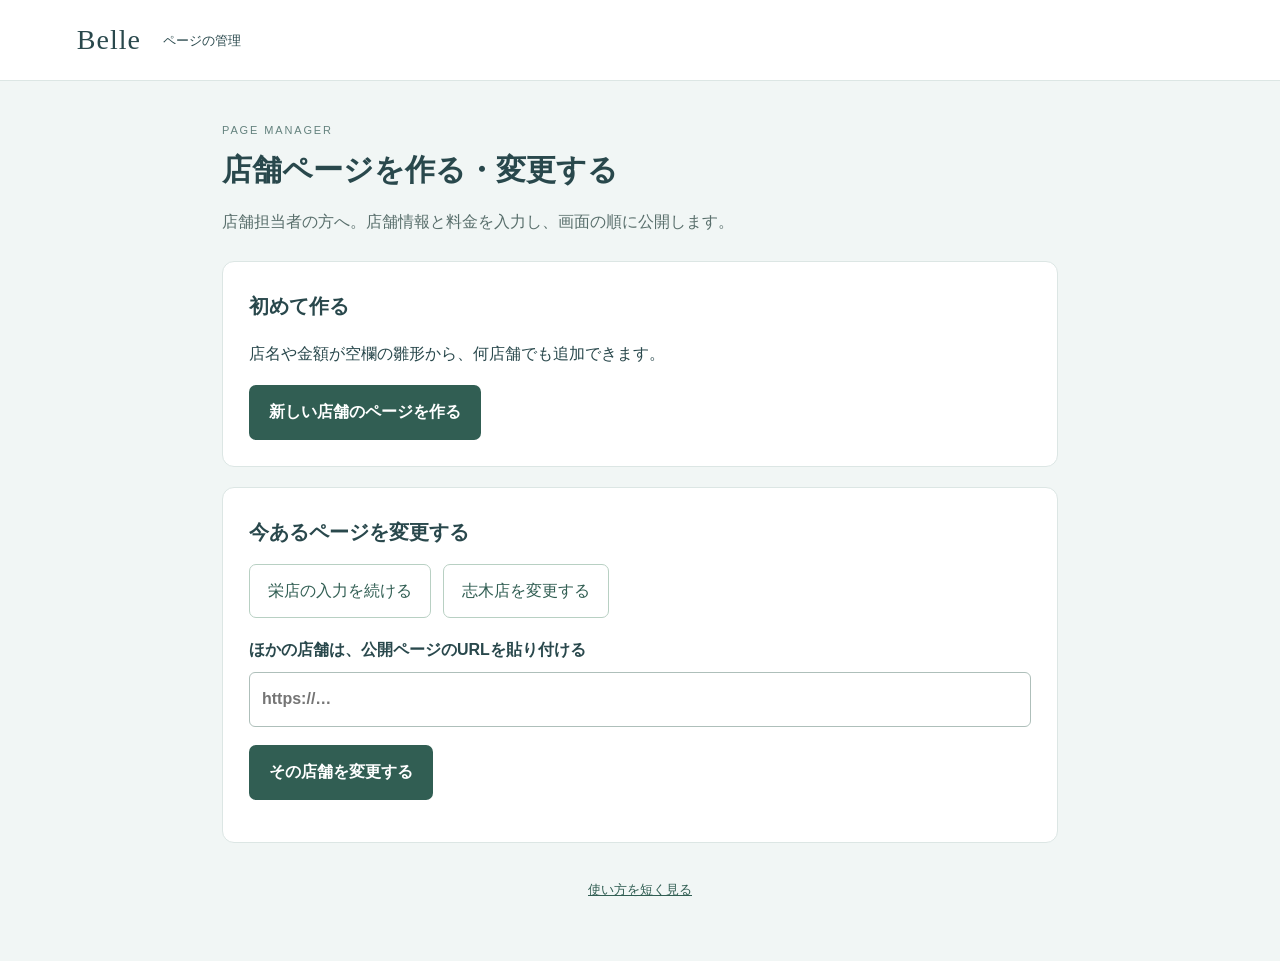
<file: editor/index.html>
<!doctype html><html lang="ja"><head><meta charset="UTF-8"><meta name="viewport" content="width=device-width,initial-scale=1"><meta name="robots" content="noindex,nofollow"><title>Belle｜ページの管理</title><link rel="stylesheet" href="./editor.css?v=3"><script src="../assets/js/store-utils.js?v=3" defer></script><script src="./editor.js?v=3" defer></script></head>
<body><header><a class="brand" href="./">Belle</a><span>ページの管理</span></header><main>
<div id="home" hidden><p class="eyebrow">PAGE MANAGER</p><h1>店舗ページを作る・変更する</h1><p class="lead">店舗担当者の方へ。店舗情報と料金を入力し、画面の順に公開します。</p><section class="card"><h2>初めて作る</h2><p>店名や金額が空欄の雛形から、何店舗でも追加できます。</p><button id="new-page" type="button">新しい店舗のページを作る</button></section><section class="card"><h2>今あるページを変更する</h2><div class="store-links"><a href="?store=sakae">栄店の入力を続ける</a><a href="?store=shiki">志木店を変更する</a></div><label>ほかの店舗は、公開ページのURLを貼り付ける<input id="existing-url" type="url" placeholder="https://…"></label><button id="open-existing" type="button">その店舗を変更する</button><p id="home-status" role="status"></p></section></div>
<div id="workspace" hidden><p class="eyebrow">PAGE MANAGER</p><h1 id="heading">店舗ページを作る</h1><ol class="steps"><li id="step-1" aria-current="step"><b>1</b> 入力</li><li id="step-2"><b>2</b> 確認</li><li id="step-3"><b>3</b> 公開</li></ol><p id="load-status" role="status">読み込んでいます。</p>
<form id="store-form" hidden><section class="card"><h2>店舗情報</h2><label>店舗名<input name="name" required maxlength="100" autocomplete="organization"></label><label>住所<textarea name="address" required rows="2" autocomplete="street-address"></textarea></label><label>アクセス<input name="access" required maxlength="300"></label><div class="two"><label>営業時間<input name="hours" required maxlength="100"></label><label>定休日<input name="closedDays" required maxlength="100"></label></div><label>電話番号<input name="phone" type="tel" required maxlength="30" autocomplete="tel"></label></section>
<section class="card"><h2>施術と料金</h2><label>施術名・時間<input name="courseLabel" required maxlength="24" placeholder="例：90分 全顔"></label><div class="three"><label>初回料金（円）<input name="firstPrice" type="number" inputmode="numeric" min="0" max="99999" step="1" required></label><label>通常料金（円）<input name="regularPrice" type="number" inputmode="numeric" min="0" max="99999" step="1" required></label><label>継続料金（円〜）<input name="repeatPrice" type="number" inputmode="numeric" min="0" max="99999" step="1" required></label></div><p class="hint">数字を変えるだけで、画像上の料金表示も変わります。画像の編集・差し替えは不要です。</p></section>
<section class="card"><h2>予約先と地図</h2>
<label>WEB予約のURL<input name="bookingUrl" type="url" required placeholder="http://b.hpr.jp/kr/hp/…" aria-describedby="booking-url-hint"></label>
<p id="booking-url-hint" class="hint">サロンダイレクトのクーポンURLはそのまま貼り付けてください。http:// と https:// の両方に対応しています。</p>
<label>Googleマップ<textarea name="mapEmbedUrl" required rows="3" placeholder="「地図を埋め込む」でコピーしたものを貼り付ける"></textarea></label><details><summary>地図のコピー方法</summary><p>Googleマップで店舗を開き、「共有」→「地図を埋め込む」→「HTMLをコピー」。そのまま上に貼り付けます。</p></details></section><p class="hint">入力だけでは公開されません。次に表示を確認します。</p><button type="submit">次へ：表示を確認する →</button></form>
<section id="preview-panel" hidden><div class="card"><h2>店舗情報と料金を確認</h2><dl id="preview-summary"></dl><div class="actions"><button id="edit-again" class="sub-button" type="button">← 入力に戻る</button><button id="to-publish" type="button">次へ：公開する →</button></div></div><p class="hint">下は入力内容の確認用です。まだ公開されていません。</p><iframe id="preview-frame" title="公開前のページ確認"></iframe></section>
<section id="publish-panel" class="card" hidden><h2>あと3つで公開できます</h2><div class="publish-step"><h3>① ファイルを保存</h3><button id="download-button" type="button">保存ファイルをダウンロード</button><p id="file-instruction" class="hint"></p></div><div class="publish-step"><h3>② GitHubに登録</h3><p>下の画面で <b>Choose your files</b> を押す → ①のファイルを選ぶ → <b>Commit changes</b> を押す。</p><a id="upload-link" class="button disabled" aria-disabled="true" target="_blank" rel="noopener noreferrer">GitHubの登録画面を開く ↗</a><details><summary>ファイルが見つからない・登録できない</summary><p>保存先は通常「ダウンロード」です。ファイル名の末尾に「(1)」が付いた場合は、①に表示された名前に戻してください。</p><p>GitHubは共通のSV用アカウントでログインします。登録先のフォルダは、このボタンで自動的に開きます。</p></details></div><div class="publish-step"><h3>③ 反映を確認</h3><p>GitHubで保存したら、数分待って押してください。</p><button id="check-published" type="button" disabled>公開できたか確認する</button><p id="publish-status" role="status" aria-live="polite"></p><a id="public-link" class="button" target="_blank" rel="noopener noreferrer" hidden>公開ページを開く ↗</a></div><div class="next-time"><h3>次回の変更も、同じ3ステップ</h3><p><a id="edit-link">この店舗の変更画面</a>をブックマークしてください。HTMLやGitHubのコード画面は開きません。</p></div><button id="back-preview" class="sub-button" type="button">← 確認に戻る</button></section>
<p id="form-status" role="status" aria-live="polite"></p><p><a href="./">店舗を選び直す</a></p></div><noscript>この画面はJavaScriptを有効にしてご利用ください。</noscript><footer><a href="../docs/staff-guide.html">使い方を短く見る</a></footer></main></body></html>
</file>
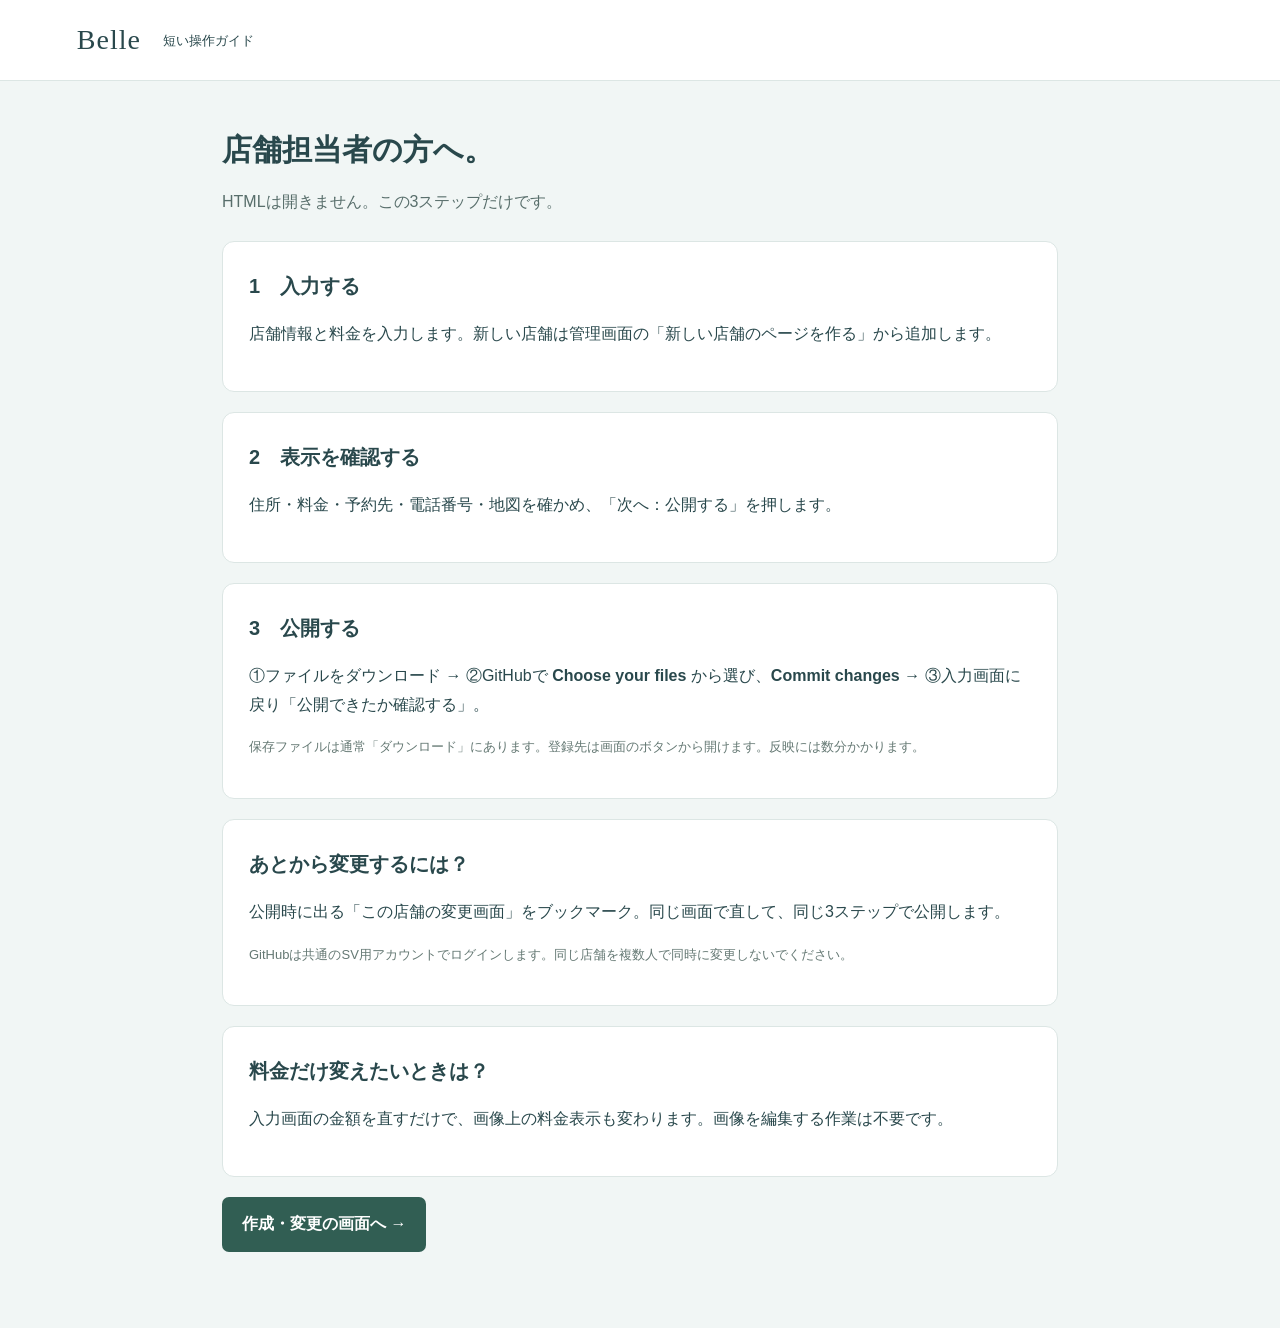
<file: docs/staff-guide.html>
<!doctype html><html lang="ja"><head><meta charset="UTF-8"><meta name="viewport" content="width=device-width,initial-scale=1"><title>Belle｜使い方</title><link rel="stylesheet" href="../editor/editor.css?v=3"></head><body><header><a class="brand" href="../editor/">Belle</a><span>短い操作ガイド</span></header><main><h1>店舗担当者の方へ。</h1><p class="lead">HTMLは開きません。この3ステップだけです。</p><section class="card"><h2>1　入力する</h2><p>店舗情報と料金を入力します。新しい店舗は管理画面の「新しい店舗のページを作る」から追加します。</p></section><section class="card"><h2>2　表示を確認する</h2><p>住所・料金・予約先・電話番号・地図を確かめ、「次へ：公開する」を押します。</p></section><section class="card"><h2>3　公開する</h2><p>①ファイルをダウンロード → ②GitHubで <b>Choose your files</b> から選び、<b>Commit changes</b> → ③入力画面に戻り「公開できたか確認する」。</p><p class="hint">保存ファイルは通常「ダウンロード」にあります。登録先は画面のボタンから開けます。反映には数分かかります。</p></section><section class="card"><h2>あとから変更するには？</h2><p>公開時に出る「この店舗の変更画面」をブックマーク。同じ画面で直して、同じ3ステップで公開します。</p><p class="hint">GitHubは共通のSV用アカウントでログインします。同じ店舗を複数人で同時に変更しないでください。</p></section><section class="card"><h2>料金だけ変えたいときは？</h2><p>入力画面の金額を直すだけで、画像上の料金表示も変わります。画像を編集する作業は不要です。</p></section><p><a class="button" href="../editor/">作成・変更の画面へ →</a></p></main></body></html>
</file>
<file: editor/editor.css>
*{box-sizing:border-box}body{margin:0;color:#29484c;background:#f1f6f5;font-family:-apple-system,BlinkMacSystemFont,"Hiragino Kaku Gothic ProN","Yu Gothic",sans-serif;font-size:16px;line-height:1.8}header{display:flex;align-items:center;gap:22px;padding:15px 6%;background:white;border-bottom:1px solid #dce6e4}.brand{font-family:Georgia,serif;font-size:28px;letter-spacing:1px;color:#29484c;text-decoration:none}header span{font-size:13px}main{max-width:880px;margin:auto;padding:40px 22px 60px}h1{font-size:30px;line-height:1.5;margin:6px 0 12px}h2{font-size:20px;margin:0 0 14px}.eyebrow{font-size:11px;letter-spacing:.17em;color:#64827e;margin:0}.lead{color:#586e6b}.steps{display:flex;gap:10px;list-style:none;padding:0;margin:25px 0}.steps li{flex:1;border-top:2px solid #91b7ae;padding:10px 0;font-size:14px}.steps b{display:inline-block;margin-right:6px;color:#52796f}.card{background:white;border:1px solid #dce6e4;border-radius:12px;padding:26px;margin:20px 0}.hint{font-size:13px;color:#657974}label{display:block;font-weight:600;margin:18px 0}input,textarea,select{display:block;width:100%;margin-top:7px;border:1px solid #aebfba;border-radius:6px;background:#fff;padding:12px;font:inherit;color:#29484c;min-width:0}textarea{resize:vertical}.two{display:grid;grid-template-columns:1fr 1fr;gap:20px}button,.button{display:inline-block;border:0;border-radius:7px;padding:13px 20px;background:#315e53;color:white;font:inherit;font-weight:600;cursor:pointer;text-decoration:none;text-align:center}button:disabled{background:#e4eae7;color:#798680;cursor:not-allowed}#download-button:not(:disabled){background:#9bd8b2;color:#1a452c}.actions{display:flex;flex-wrap:wrap;gap:12px;align-items:center}.secondary,a{color:#315e53;overflow-wrap:anywhere}.instructions{padding-left:22px}.instructions li{margin:10px 0}#form-status{font-weight:600}#form-status.error{color:#9e3328}details{background:#f3f7f5;padding:14px;border-radius:6px;font-size:14px}summary{cursor:pointer}#preview-frame{display:block;width:100%;max-width:570px;height:700px;margin:20px auto 0;border:1px solid #dce6e4;background:white}dl{display:grid;grid-template-columns:110px 1fr;font-size:14px;gap:8px}dt{font-weight:600}dd{margin:0;white-space:pre-line;overflow-wrap:anywhere}footer{text-align:center;font-size:13px;color:#657974;margin-top:35px}[hidden]{display:none!important}:focus-visible{outline:3px solid #8cbdab;outline-offset:3px}@media(max-width:560px){main{padding:26px 16px}h1{font-size:25px}.card{padding:20px 16px}.two{display:block}.steps li{font-size:12px}.actions>*{width:100%}dl{grid-template-columns:75px 1fr}}
.three{display:grid;grid-template-columns:repeat(3,minmax(0,1fr));gap:16px}.steps li[aria-current="step"]{border-color:#315e53;color:#183f33;font-weight:bold}.steps li:not([aria-current]){color:#84928e;border-color:#d3dfda}.publish-step{border-bottom:1px solid #dce6e4;padding:0 0 22px;margin:0 0 22px}.publish-step h3,.next-time h3{font-size:17px;margin:0 0 12px}.publish-step details{margin-top:16px}.next-time{padding:18px;background:#f1f7f3;border-radius:8px;margin-bottom:20px}.next-time p{margin:0}.sub-button{background:#e5eee9;color:#29484c}.disabled{opacity:.5;cursor:not-allowed}.store-links{display:flex;flex-wrap:wrap;gap:12px}.store-links a{padding:12px 18px;border:1px solid #b8d0c3;border-radius:7px;text-decoration:none}.lead{margin-bottom:24px}#form-status{padding:8px 0}#preview-frame{height:700px}.hint{margin-top:14px}@media(max-width:560px){.three{grid-template-columns:1fr}.three label{margin:8px 0}.store-links{display:grid}.publish-step .button{width:100%}}
</file>
